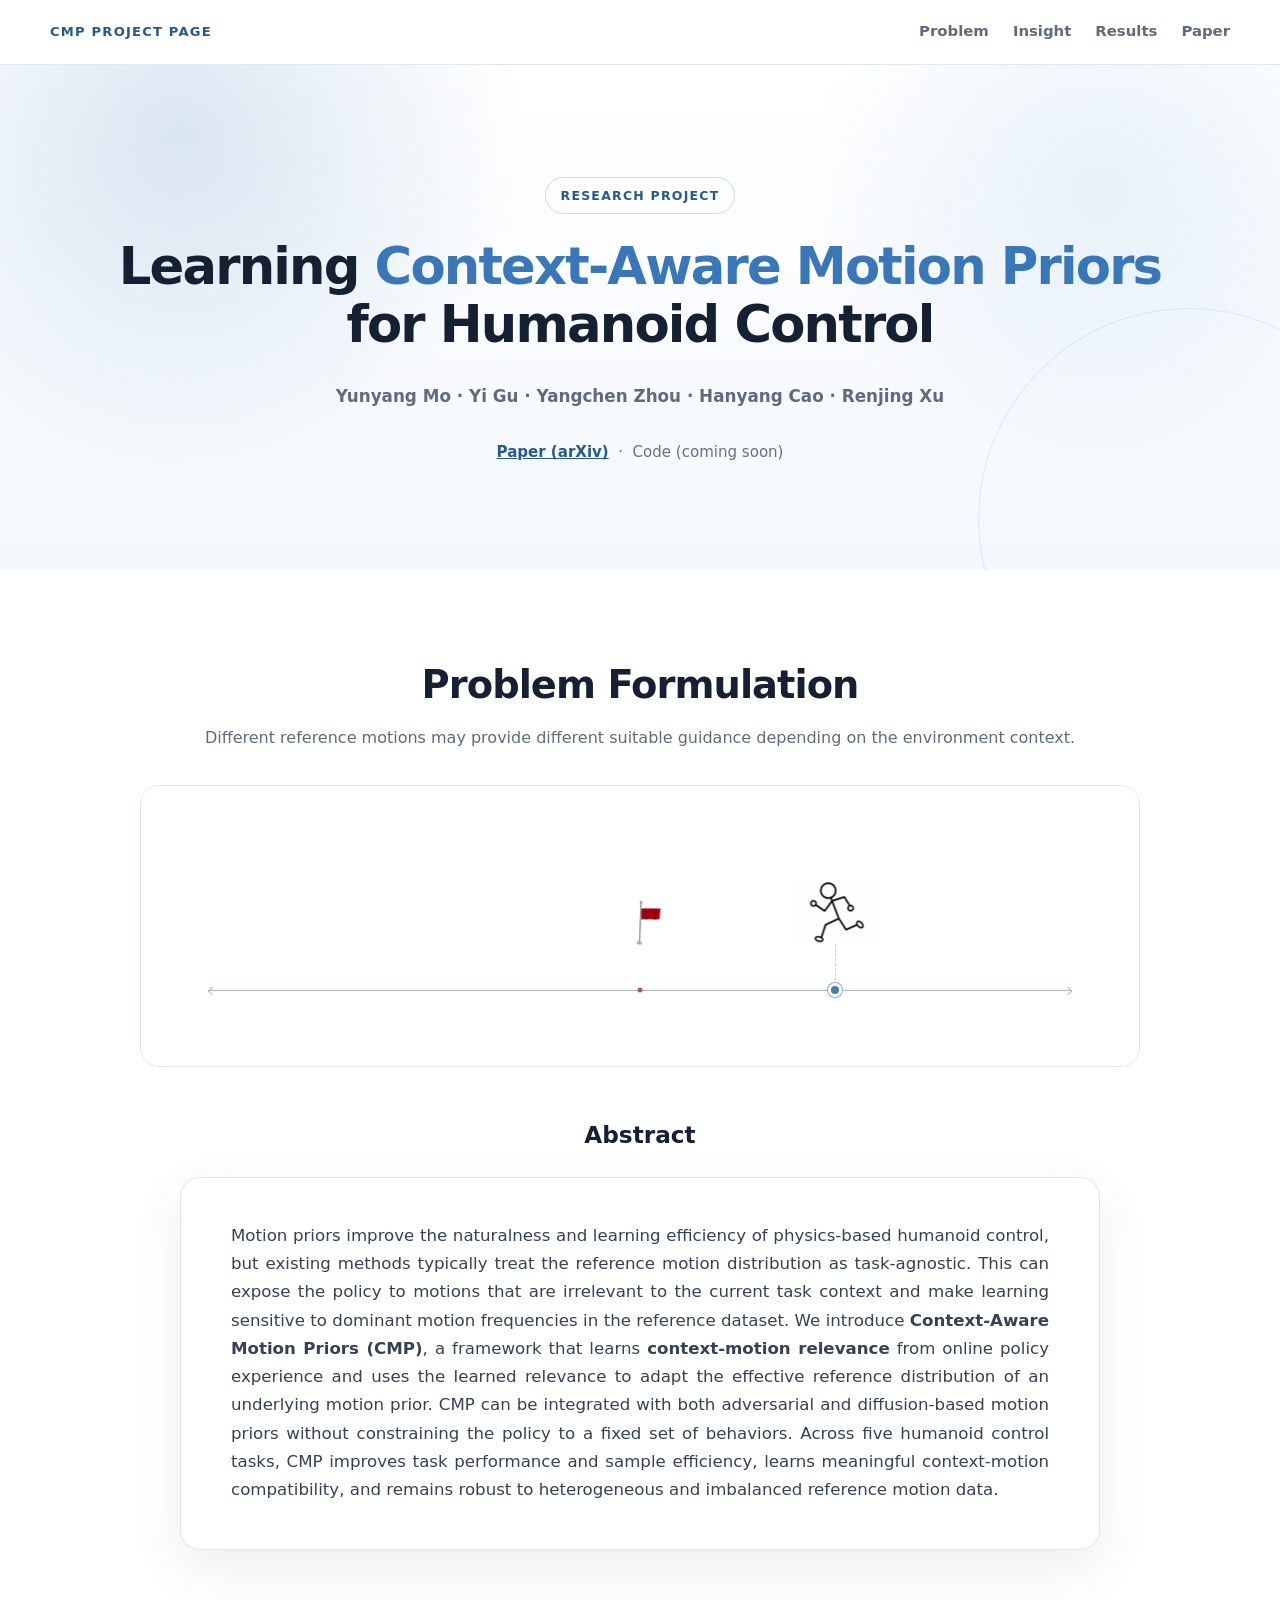
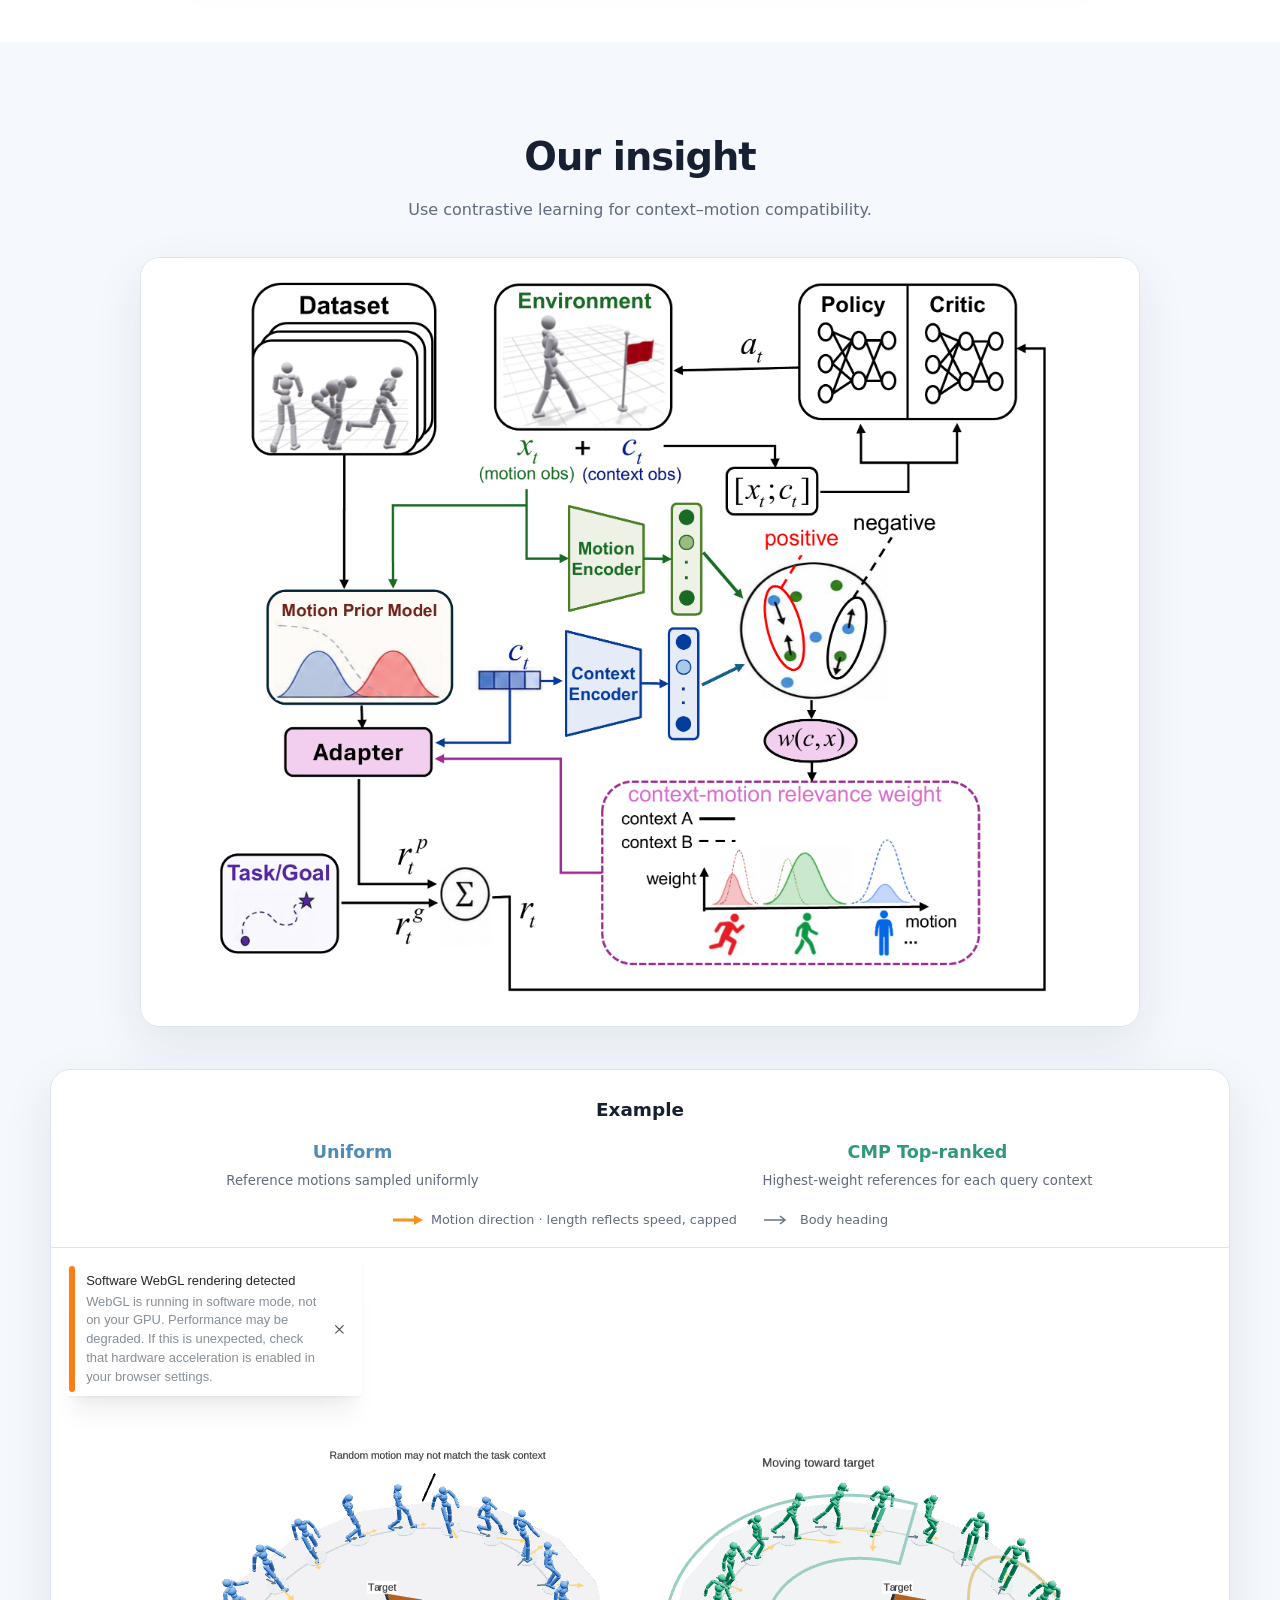
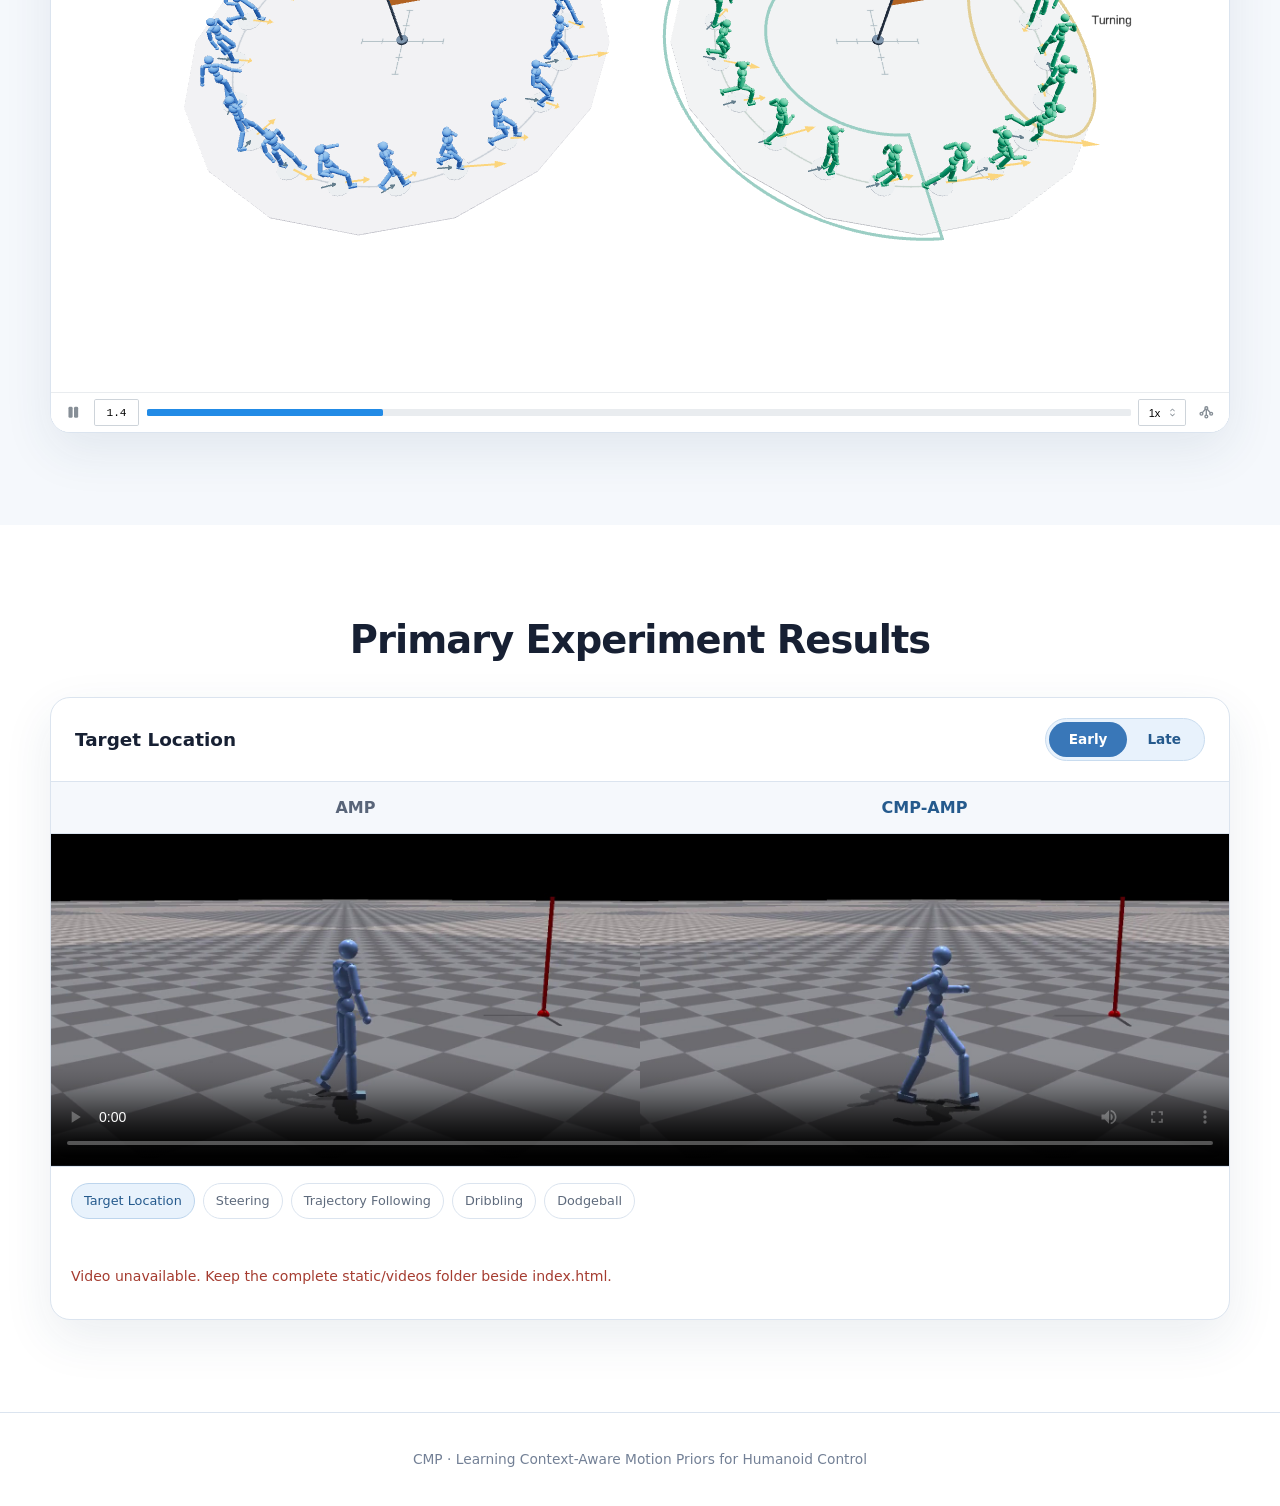
<file: index.html>
<!DOCTYPE html>
<html lang="en">

<head>
  <meta charset="utf-8">
  <meta
    name="description"
    content="Project page for Learning Context-Aware Motion Priors for Humanoid Control">
  <meta
    name="keywords"
    content="Humanoid Control, Reinforcement Learning, Motion Priors, Context-Aware Motion Priors">
  <meta name="viewport" content="width=device-width, initial-scale=1">

  <title>Learning Context-Aware Motion Priors for Humanoid Control</title>


  <style>
    :root {
      --page-bg: #f5f8fc;
      --surface: #ffffff;
      --surface-soft: #f0f5fb;
      --text: #172033;
      --muted: #5f6b7d;
      --line: #dbe4ef;
      --accent: #3977b8;
      --accent-dark: #255a8d;
      --accent-soft: #e8f2fc;
      --baseline: #596579;
      --shadow: 0 18px 50px rgba(38, 65, 96, 0.09);
      --radius: 20px;
      --content-width: 1180px;
    }

    * {
      box-sizing: border-box;
    }

    html {
      scroll-behavior: smooth;
    }

    body {
      margin: 0;
      color: var(--text);
      background: var(--page-bg);
      font-family:
        Inter, ui-sans-serif, system-ui, -apple-system, BlinkMacSystemFont,
        "Segoe UI", Arial, Helvetica, sans-serif;
      font-size: 16px;
      line-height: 1.7;
      -webkit-font-smoothing: antialiased;
    }

    img,
    video,
    object {
      display: block;
      max-width: 100%;
    }

    a {
      color: inherit;
    }

    button,
    input {
      font: inherit;
    }

    .page-shell {
      width: min(calc(100% - 40px), var(--content-width));
      margin: 0 auto;
    }

    .top-nav {
      position: sticky;
      top: 0;
      z-index: 20;
      border-bottom: 1px solid rgba(219, 228, 239, 0.86);
      background: rgba(255, 255, 255, 0.94);
      backdrop-filter: blur(12px);
    }

    .top-nav-inner {
      min-height: 64px;
      display: flex;
      align-items: center;
      justify-content: space-between;
      gap: 24px;
    }

    .nav-label {
      color: var(--accent-dark);
      font-size: 0.82rem;
      font-weight: 800;
      letter-spacing: 0.09em;
      text-transform: uppercase;
    }

    .nav-links {
      display: flex;
      align-items: center;
      gap: 24px;
      color: var(--muted);
      font-size: 0.93rem;
      font-weight: 650;
    }

    .nav-links a {
      text-decoration: none;
    }

    .nav-links a:hover,
    .nav-links a:focus-visible {
      color: var(--accent-dark);
    }

    .hero {
      position: relative;
      overflow: hidden;
      padding: 112px 0 104px;
      background:
        radial-gradient(circle at 14% 14%, rgba(57, 119, 184, 0.18), transparent 29%),
        radial-gradient(circle at 86% 24%, rgba(90, 157, 217, 0.13), transparent 25%),
        linear-gradient(180deg, #ffffff 0%, #f4f8fd 100%);
    }

    .hero::after {
      position: absolute;
      right: -120px;
      bottom: -160px;
      width: 420px;
      height: 420px;
      border: 1px solid rgba(57, 119, 184, 0.13);
      border-radius: 50%;
      content: "";
    }

    .hero-content {
      position: relative;
      z-index: 1;
      text-align: center;
    }

    .eyebrow {
      display: inline-flex;
      align-items: center;
      min-height: 36px;
      margin-bottom: 24px;
      padding: 7px 15px;
      border: 1px solid #c9dcef;
      border-radius: 999px;
      color: var(--accent-dark);
      background: rgba(255, 255, 255, 0.72);
      font-size: 0.78rem;
      font-weight: 800;
      letter-spacing: 0.1em;
      text-transform: uppercase;
    }

    .publication-title {
      max-width: 1180px;
      margin: 0 auto 28px;
      color: #152033;
      font-size: clamp(2.2rem, 4vw, 3.7rem);
      font-weight: 780;
      letter-spacing: -0.035em;
      line-height: 1.13;
    }

    .title-line {
      display: block;
    }

    .title-highlight {
      color: var(--accent);
    }

    .anonymous-label {
      margin: 0;
      color: var(--muted);
      font-size: 1.05rem;
      font-weight: 650;
    }

    .hero-note a { color: var(--accent-dark); font-weight: 750; }

    .hero-note {
      max-width: 690px;
      margin: 30px auto 0;
      color: #637188;
      font-size: 0.94rem;
    }

    .section {
      padding: 92px 0;
      scroll-margin-top: 72px;
    }

    .section-white {
      background: var(--surface);
    }

    .section-heading {
      margin-bottom: 42px;
      text-align: center;
    }

    .section-kicker {
      margin: 0 0 8px;
      color: var(--accent);
      font-size: 0.78rem;
      font-weight: 800;
      letter-spacing: 0.11em;
      text-transform: uppercase;
    }

    .section-title {
      margin: 0;
      color: var(--text);
      font-size: clamp(2rem, 3vw, 2.75rem);
      letter-spacing: -0.025em;
      line-height: 1.2;
    }
    .section-intro .intro-line {
      display: block;
    }
    .section-intro {
      max-width: 790px;
      margin: 16px auto 0;
      color: var(--muted);
      font-size: 1rem;
    }

    .abstract-card,
    .method-card,
    .task-card {
      border: 1px solid var(--line);
      border-radius: var(--radius);
      background: var(--surface);
      box-shadow: var(--shadow);
    }

    .abstract-card {
      max-width: 920px;
      margin: 0 auto;
      padding: 44px 50px;
    }

    .abstract-card p {
      margin: 0;
      color: #364155;
      font-size: 1.04rem;
      text-align: justify;
    }

    .method-card {
      max-width: 760px;
      margin: 0 auto;
      overflow: hidden;
    }

    .pipeline-wrap {
      display: flex;
      justify-content: center;
      align-items: center;
      padding: 18px 24px;
      background: #ffffff;
    }

    .pipeline-image {
      display: block;
      width: auto;
      max-width: 100%;
      max-height: 480px;
      height: auto;
      margin: 0 auto;
    }

    .pipeline-fallback {
      margin: 0;
      padding: 60px 24px;
      color: var(--muted);
      text-align: center;
    }

    .pipeline-fallback a {
      color: var(--accent-dark);
      font-weight: 750;
    }

    .figure-caption {
      margin: 0;
      padding: 22px 32px 25px;
      border-top: 1px solid var(--line);
      color: var(--muted);
      background: var(--surface-soft);
      font-size: 0.94rem;
    }

    .figure-caption strong {
      color: var(--text);
    }

    .task-list {
      display: grid;
      gap: 34px;
    }

    .task-card {
      overflow: hidden;
    }

    .task-header {
      display: flex;
      align-items: flex-start;
      justify-content: space-between;
      gap: 24px;
      padding: 28px 32px 23px;
      border-bottom: 1px solid var(--line);
    }

    .task-title {
      margin: 0 0 6px;
      color: var(--text);
      font-size: 1.45rem;
      line-height: 1.3;
    }

    .task-description {
      max-width: 780px;
      margin: 0;
      color: var(--muted);
      font-size: 0.95rem;
    }

    .task-index {
      flex: 0 0 auto;
      min-width: 42px;
      padding: 7px 10px;
      border-radius: 999px;
      color: var(--accent-dark);
      background: var(--accent-soft);
      font-size: 0.78rem;
      font-weight: 800;
      text-align: center;
    }

    .checkpoint-control {
      display: flex;
      justify-content: center;
      padding: 14px 32px;
      border-bottom: 1px solid var(--line);
      background: #f8fbfe;
    }

    .checkpoint-toggle {
      position: relative;
      display: grid;
      grid-template-columns: repeat(2, 1fr);
      width: 150px;
      height: 38px;
      padding: 3px;
      overflow: hidden;
      border: 1px solid #c9dcef;
      border-radius: 999px;
      background: var(--accent-soft);
      cursor: pointer;
    }

    .checkpoint-toggle::before {
      position: absolute;
      top: 3px;
      left: 3px;
      width: calc(50% - 3px);
      height: calc(100% - 6px);
      border-radius: 999px;
      background: var(--accent);
      box-shadow: 0 3px 10px rgba(37, 90, 141, 0.2);
      content: "";
      transition: transform 0.22s ease;
    }

    .checkpoint-toggle[data-stage="late"]::before {
      transform: translateX(100%);
    }

    .toggle-option {
      position: relative;
      z-index: 1;
      display: flex;
      align-items: center;
      justify-content: center;
      color: #52647b;
      font-size: 0.82rem;
      font-weight: 800;
      transition: color 0.2s ease;
    }

    .checkpoint-toggle[data-stage="early"] .toggle-option:first-child,
    .checkpoint-toggle[data-stage="late"] .toggle-option:last-child {
      color: #ffffff;
    }

    .checkpoint-toggle:focus-visible {
      outline: 3px solid rgba(57, 119, 184, 0.25);
      outline-offset: 3px;
    }

    .checkpoint-slider:focus-visible {
      outline: 3px solid rgba(57, 119, 184, 0.25);
      outline-offset: 3px;
      border-radius: 999px;
    }

    .comparison-grid {
      display: grid;
      grid-template-columns: repeat(2, minmax(0, 1fr));
      gap: 1px;
      background: var(--line);
    }

    .video-panel {
      min-width: 0;
      padding: 25px;
      background: var(--surface);
    }

    .video-heading {
      display: flex;
      align-items: center;
      justify-content: space-between;
      gap: 12px;
      min-height: 32px;
      margin-bottom: 14px;
    }

    .method-label {
      display: inline-flex;
      align-items: center;
      min-height: 30px;
      padding: 5px 11px;
      border-radius: 999px;
      color: #ffffff;
      font-size: 0.78rem;
      font-weight: 800;
      letter-spacing: 0.04em;
    }

    .method-label.baseline {
      background: var(--baseline);
    }

    .method-label.ours {
      background: var(--accent);
    }

    .checkpoint-name {
      overflow: hidden;
      color: #7a8698;
      font-size: 0.78rem;
      text-overflow: ellipsis;
      white-space: nowrap;
    }

    .comparison-video {
      width: 100%;
      aspect-ratio: 16 / 9;
      border-radius: 12px;
      background: #10141a;
      object-fit: cover;
    }

    .video-caption {
      margin: 14px 2px 0;
      color: #4f5c70;
      font-size: 1.05rem;
      font-weight: 600;
      line-height: 1.55;
    }

    .footer {
      padding: 35px 20px;
      border-top: 1px solid var(--line);
      color: #738096;
      background: #ffffff;
      font-size: 0.86rem;
      text-align: center;
    }

    @media screen and (min-width: 769px) {
      .title-line {
        white-space: nowrap;
      }
    }

    @media screen and (max-width: 768px) {
      .page-shell {
        width: min(calc(100% - 28px), var(--content-width));
      }

      .top-nav-inner {
        min-height: 56px;
      }

      .nav-links {
        gap: 14px;
        font-size: 0.82rem;
      }

      .nav-links a:first-child {
        display: none;
      }

      .hero {
        padding: 82px 0 74px;
      }

      .section {
        padding: 68px 0;
      }

      .abstract-card {
        padding: 30px 25px;
      }

      .abstract-card p {
        text-align: left;
      }

      .pipeline-wrap {
        padding: 14px;
      }


      .figure-caption {
        padding: 18px 20px 21px;
      }

      .task-header {
        padding: 24px 22px 20px;
      }

      .task-index {
        display: none;
      }

      .checkpoint-control {
        padding: 18px 22px 20px;
      }

      .comparison-grid {
        grid-template-columns: 1fr;
      }

      .video-panel {
        padding: 20px;
      }
    }

    @media screen and (max-width: 520px) {
      .nav-label {
        font-size: 0.7rem;
      }

      .nav-links a:nth-child(2) {
        display: none;
      }

      .publication-title {
        font-size: 2.1rem;
      }

      .checkpoint-meta {
        align-items: flex-start;
        flex-direction: column;
        gap: 8px;
      }

      .range-row {
        gap: 9px;
      }
    }
  
    [hidden] { display: none !important; }
    .section-intro { max-width: 900px; }
    .section-heading { margin-bottom: 34px; }
    .interaction-card { max-width: 1000px; margin: 0 auto 48px; overflow: hidden;
      border: 1px solid var(--line); border-radius: var(--radius); background: white; }
    .location-frame { display: block; width: 100%; height: 280px; border: 0; background: white; }
    .abstract-heading { text-align: center; margin: 0 0 22px; font-size: 1.45rem; }
    .method-card { max-width: 1000px; margin-bottom: 42px; }
    .pipeline-image { width: 100%; height: auto; max-height: none; }
    .pipeline-link { display: block; width: 100%; }
    .reference-card { overflow: hidden; background: white; border: 1px solid var(--line);
      border-radius: var(--radius); box-shadow: var(--shadow); }
    .example-title { margin: 24px 20px 12px; text-align: center; font-size: 1.15rem; }
    .panel-key { display: grid; grid-template-columns: 1fr 1fr; gap: 16px;
      padding: 0 22px; text-align: center; }
    .panel-key strong { display: block; font-size: 1.1rem; }
    .panel-key small { display: block; margin-top: 3px; font-size: .83rem; color: var(--muted); }
    .key-uniform { color: #508bb6; }
    .key-top { color: #31987c; }
    .direction-legend { display: flex; flex-wrap: wrap; justify-content: center;
      gap: 12px 24px; padding: 16px 20px; font-size: .8rem; color: var(--muted); }
    .direction-legend span { display: inline-flex; align-items: center; gap: 7px; }
    .direction-legend svg { width: 32px; height: 14px; flex: none; }
    .reference-frame { display: block; width: 100%; height: auto; aspect-ratio: 3 / 2;
      border: 0; border-top: 1px solid var(--line); background: #f4f7f9; }
    .experiment-card { border: 1px solid var(--line); border-radius: var(--radius);
      overflow: hidden; box-shadow: var(--shadow); background: white; }
    .experiment-toolbar { display: flex; flex-wrap: wrap; align-items: center;
      justify-content: space-between; gap: 14px; padding: 20px 24px; }
    .current-task { margin: 0; font-size: 1.15rem; font-weight: 700; }
    .stage-switch { display: inline-flex; border: 1px solid #c9dcef;
      border-radius: 999px; background: var(--accent-soft); padding: 3px; }
    .stage-switch button { border: 0; border-radius: 999px; padding: 6px 20px;
      cursor: pointer; background: transparent; color: var(--accent-dark);
      font-size: .85rem; font-weight: 750; }
    .stage-switch button[aria-pressed="true"] { background: var(--accent); color: white; }
    .stage-switch button:focus-visible, .chapter-button:focus-visible {
      outline: 3px solid #b9d3ed; outline-offset: 3px; }
    .experiment-key { display: grid; grid-template-columns: 1fr 1fr;
      text-align: center; padding: 12px 20px; background: #f5f8fc;
      border-top: 1px solid var(--line); border-bottom: 1px solid var(--line); }
    .experiment-key strong:first-child { color: var(--baseline); }
    .experiment-key strong:last-child { color: var(--accent-dark); }
    .reel-wrap { position: relative; background: #10141a; }
    .experiment-video { display: block; width: 100%; aspect-ratio: 32 / 9; background: #10141a; }
    .ended-label { position: absolute; top: 10px; left: 10px; padding: 3px 9px;
      border-radius: 5px; color: white; background: #10141ac9;
      font-size: .75rem; pointer-events: none; }
    .chapter-nav { display: flex; flex-wrap: wrap; gap: 8px;
      padding: 16px 20px; border-top: 1px solid var(--line); }
    .chapter-button { border: 1px solid var(--line); border-radius: 999px;
      padding: 6px 12px; font-size: .8rem; cursor: pointer;
      color: var(--muted); background: white; }
    .chapter-button[aria-current="true"] { color: var(--accent-dark);
      background: var(--accent-soft); border-color: #bdd5ed; }
    .reel-note { margin: 14px 5px 0; font-size: .8rem; color: var(--muted); text-align: center; }
    .video-error { padding: 16px 20px; color: #a53c30; font-size: .88rem; }
    @media (max-width: 768px) {
      .location-frame { height: 260px; }
      .example-title { margin-top: 18px; }
      .panel-key { gap: 10px; padding: 0 12px; }
      .panel-key strong { font-size: .95rem; }
      .panel-key small { font-size: .72rem; line-height: 1.5; }
      .direction-legend { gap: 8px 16px; padding: 12px; font-size: .72rem; }
      .reference-frame { min-height: 350px; }
      .experiment-toolbar { padding: 16px; }
      .current-task { font-size: 1rem; }
      .chapter-nav { padding: 12px; gap: 6px; }
      .ended-label { top: 6px; left: 6px; font-size: .65rem; }
    }

  </style>
</head>
<body>
  <header class="top-nav">
    <div class="page-shell top-nav-inner">
      <div class="nav-label">CMP Project Page</div>
      <nav class="nav-links" aria-label="Page sections">
        <a href="#problem">Problem</a><a href="#insight">Insight</a><a href="#results">Results</a><a href="https://arxiv.org/abs/2608.03234" target="_blank" rel="noopener noreferrer">Paper</a>
      </nav>
    </div>
  </header>
  <main>
<section class="hero">
      <div class="page-shell hero-content">
        <div class="eyebrow">Research Project</div>

        <h1 class="publication-title">
          <span class="title-line">
            Learning <span class="title-highlight">Context-Aware Motion Priors</span>
          </span>
          <span class="title-line">for Humanoid Control</span>
        </h1>

        <p class="anonymous-label">Yunyang Mo · Yi Gu · Yangchen Zhou · Hanyang Cao · Renjing Xu</p>
        <p class="hero-note"><a href="https://arxiv.org/abs/2608.03234" target="_blank" rel="noopener noreferrer">Paper (arXiv)</a> &nbsp;·&nbsp; Code (coming soon)</p>

        
      </div>
    </section>
    <section class="section section-white" id="problem">
      <div class="page-shell">
        <div class="section-heading">
          <h2 class="section-title">Problem Formulation</h2>
          <p class="section-intro">Different reference motions may provide different suitable guidance depending on the environment context.</p>
        </div>
        <div class="interaction-card">
          <iframe class="location-frame" src="modules/location/index.html"
            title="Interactive location context: running when far and walking when near"></iframe>
        </div>
        <h3 class="abstract-heading">Abstract</h3>
<article class="abstract-card">
          <p>
            Motion priors improve the naturalness and learning efficiency of
            physics-based humanoid control, but existing methods typically treat
            the reference motion distribution as task-agnostic. This can expose
            the policy to motions that are irrelevant to the current task context
            and make learning sensitive to dominant motion frequencies in the
            reference dataset. We introduce <strong>Context-Aware Motion Priors (CMP)</strong>, a
            framework that learns <strong>context-motion relevance</strong> from online policy
            experience and uses the learned relevance to adapt the effective
            reference distribution of an underlying motion prior. CMP can be
            integrated with both adversarial and diffusion-based motion priors
            without constraining the policy to a fixed set of behaviors. Across
            five humanoid control tasks, CMP improves task performance and sample
            efficiency, learns meaningful context-motion compatibility, and
            remains robust to heterogeneous and imbalanced reference motion data.
          </p>
        </article>
      </div>
    </section>
    <section class="section" id="insight">
      <div class="page-shell">
        <div class="section-heading">
          <h2 class="section-title">Our insight</h2>
          <p class="section-intro">Use contrastive learning for context–motion compatibility.</p>
        </div>
        <figure class="method-card">
          <div class="pipeline-wrap">
            <a class="pipeline-link" href="static/images/pipeline.png" target="_blank" rel="noopener">
              <img class="pipeline-image" src="static/images/pipeline.png"
                alt="Method overview of Context-Aware Motion Priors">
            </a>
          </div>
        </figure>
        <div class="reference-card">
          <h3 class="example-title">Example</h3>
          <div class="panel-key">
            <div class="key-uniform"><strong>Uniform</strong><small>Reference motions sampled uniformly</small></div>
            <div class="key-top"><strong>CMP Top-ranked</strong><small>Highest-weight references for each query context</small></div>
          </div>
          <div class="direction-legend">
            <span><svg viewBox="0 0 32 14" aria-hidden="true"><path d="M1 7H24" stroke="#f7911f" stroke-width="3"/><path d="M22 2L31 7L22 12Z" fill="#f7911f"/></svg>Motion direction · length reflects speed, capped</span>
            <span><svg viewBox="0 0 32 14" aria-hidden="true"><path d="M3 7H24M19 3L24 7L19 11" fill="none" stroke="#617582" stroke-width="1.5"/></svg>Body heading</span>
          </div>
          <iframe class="reference-frame" src="modules/reference/scene.html"
            title="Example: animated XML humanoids, Uniform versus CMP Top-ranked"
            allow="fullscreen" allowfullscreen></iframe>
        </div>
      </div>
    </section>
    <section class="section section-white" id="results">
      <div class="page-shell">
        <div class="section-heading"><h2 class="section-title">Primary Experiment Results</h2></div>
        <div class="experiment-card">
          <div class="experiment-toolbar">
            <h3 id="current-task" class="current-task">Target Location</h3>
            <div class="stage-switch" role="group" aria-label="Training checkpoint">
              <button type="button" data-stage="early" aria-pressed="true">Early</button>
              <button type="button" data-stage="late" aria-pressed="false">Late</button>
            </div>
          </div>
          <div class="experiment-key"><strong>AMP</strong><strong>CMP-AMP</strong></div>
          <div class="reel-wrap">
            <video id="experiment-video" class="experiment-video" controls playsinline preload="metadata"
              src="static/videos/early_comparison.mp4" poster="static/videos/early_poster.jpg"
              aria-label="Synchronized AMP and CMP-AMP comparison across five tasks">
              Your browser does not support HTML video.
            </video>
            <span id="ended-label" class="ended-label" hidden>AMP · rollout ended</span>
          </div>
          <nav id="chapter-nav" class="chapter-nav" aria-label="Jump to a task"></nav>
          <p id="video-error" class="video-error" role="alert" hidden></p>
        </div>
        
      </div>
    </section>
  </main>
  <footer class="footer">CMP · Learning Context-Aware Motion Priors for Humanoid Control</footer>
  <script src="static/videos/chapters.js"></script>
  <script src="static/project.js"></script>
</body>
</html>
</file>
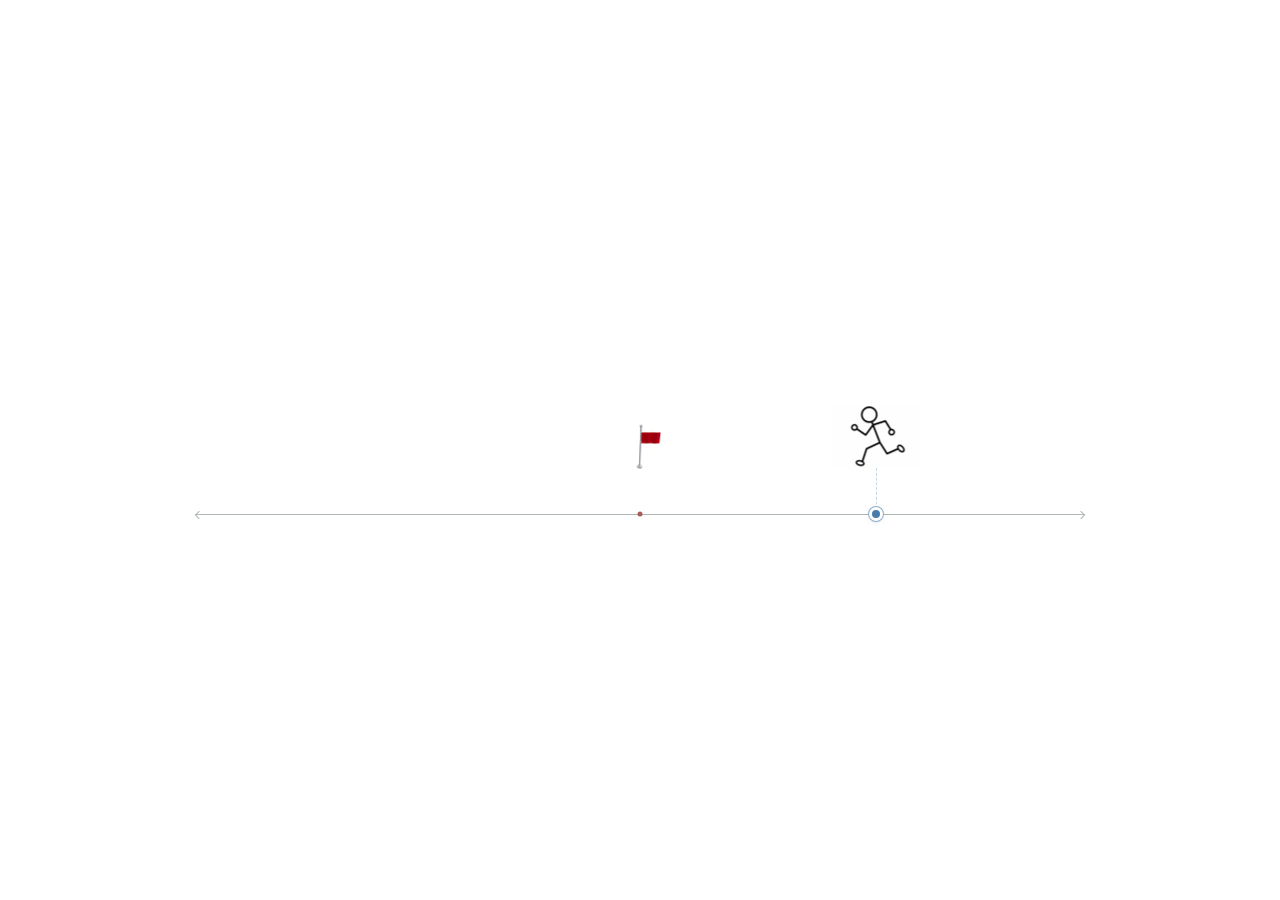
<file: modules/location/index.html>
<!doctype html>
<html lang="en">
<head>
  <meta charset="utf-8">
  <meta name="viewport" content="width=device-width,initial-scale=1">
  <meta name="theme-color" content="#ffffff">
  <meta name="description" content="Drag the point to move a character. It turns toward a fixed flag and approaches it, running when far away and walking when close.">
  <title>Location motion</title>
  <link rel="icon" href="assets/flag.png" type="image/png">
  <link rel="stylesheet" href="style.css">
</head>
<body>
  <main class="demo" aria-label="Interactive character approaching a flag">
    <div class="world">
      <div id="projection" class="projection" aria-hidden="true"></div>
      <div class="target" aria-label="Fixed target at the origin">
        <img src="assets/flag.png" width="35" height="57" alt="Target flag" draggable="false">
      </div>
      <button id="human" class="human" type="button" tabindex="-1" aria-label="Drag the character">
        <img id="run-sprite" class="sprite" src="assets/run.png" width="87" height="63" alt="Running character" draggable="false">
        <img id="walk-sprite" class="sprite" src="assets/walk.png" width="46" height="62" alt="Walking character" draggable="false" hidden>
      </button>
    </div>
    <div id="rail" class="rail">
      <div class="axis-line" aria-hidden="true"></div>
      <div class="origin" aria-hidden="true"></div>
      <button id="position-handle" class="position-handle" type="button" role="slider"
        aria-label="Character position" aria-valuemin="-8" aria-valuemax="8" aria-valuenow="6">
        <span class="point" aria-hidden="true"></span>
      </button>
    </div>
    <p id="announcement" class="sr-only" aria-live="polite"></p>
    <p id="error" class="sr-only" role="alert" hidden></p>
  </main>
  <script>
    window.LOCATION_MOTION_CONFIG = {
      minPosition: -8,
      maxPosition: 8,
      initialPosition: 6,
      nearDistance: 2,
      runSpeed: 1.5,
      walkSpeed: 0.6,
      keyboardStep: 0.25,
      turnSeconds: 0.26,
      spriteBaseDirection: -1
    };
  </script>
  <script src="motion.js"></script>
  <script src="app.js"></script>
</body>
</html>
</file>
<file: modules/location/style.css>
:root{color-scheme:light;--position:87.5%;--facing:1;--edge:48px;font-family:ui-sans-serif,-apple-system,BlinkMacSystemFont,"Segoe UI",sans-serif}
*{box-sizing:border-box}
[hidden]{display:none!important}
body{margin:0;min-height:100vh;min-height:100dvh;display:grid;place-items:center;padding:16px 12px;background:white}
button{font:inherit;-webkit-tap-highlight-color:transparent}
button:focus-visible{outline:2px solid #bed5e5;outline-offset:3px}
.demo{width:min(100%,1000px);padding:18px 20px;user-select:none;-webkit-user-select:none}
.world{position:relative;height:140px;margin:0 var(--edge)}
.target{position:absolute;left:50%;bottom:17px;transform:translateX(-14px);width:35px;height:57px;z-index:3;pointer-events:none}
.target img{display:block;width:35px;height:57px;object-fit:contain;image-rendering:auto}
.human{position:absolute;left:var(--position);bottom:26px;transform:translateX(-50%);width:100px;height:76px;display:block;z-index:2;border:0;background:none;padding:0;cursor:grab;touch-action:none}
.sprite{position:absolute;left:50%;bottom:0;transform:translateX(-50%) scaleX(var(--facing));max-width:none;image-rendering:auto;pointer-events:none;user-select:none}
#run-sprite{width:87px;height:63px}
#walk-sprite{width:46px;height:62px}
.projection{position:absolute;left:var(--position);top:114px;height:46px;border-left:1px dashed #c6d7e4;pointer-events:none}
.rail{position:relative;height:52px;margin:0 var(--edge);cursor:crosshair;touch-action:none}
.axis-line{position:absolute;left:-12px;right:-12px;top:20px;height:1px;background:#aeb8b1;pointer-events:none}
.axis-line:before,.axis-line:after{content:"";position:absolute;width:5px;height:5px;top:-2px;border-top:1px solid #aeb8b1;border-right:1px solid #aeb8b1}
.axis-line:before{left:0;transform:rotate(-135deg)}
.axis-line:after{right:0;transform:rotate(45deg)}
.origin{position:absolute;left:50%;top:20px;transform:translate(-50%,-50%);width:5px;height:5px;border-radius:50%;background:#ac5c56;pointer-events:none;z-index:2}
.position-handle{position:absolute;left:var(--position);top:20px;transform:translate(-50%,-50%);width:44px;height:44px;border:0;border-radius:50%;padding:0;background:transparent;cursor:grab;touch-action:none;z-index:4;outline-offset:0}
.point{position:absolute;left:50%;top:50%;transform:translate(-50%,-50%);width:14px;height:14px;border:3px solid white;border-radius:50%;background:#487caa;box-shadow:0 0 0 1px #8baec8,0 2px 5px #4678a222;transition:box-shadow .15s}
.position-handle:hover .point,.position-handle:focus-visible .point{box-shadow:0 0 0 1px #8baec8,0 0 0 6px #e4eef7}
.is-dragging .human,.is-dragging .position-handle{cursor:grabbing}
.is-dragging .point{box-shadow:0 0 0 1px #8baec8,0 0 0 7px #e4eef7}
.sr-only{position:absolute;width:1px;height:1px;padding:0;margin:-1px;overflow:hidden;clip:rect(0,0,0,0);white-space:nowrap;border:0}
@media(max-width:600px){:root{--edge:22px}body{padding:10px 8px}.demo{padding:12px 10px}.world{height:130px}.projection{top:104px}}
</file>
